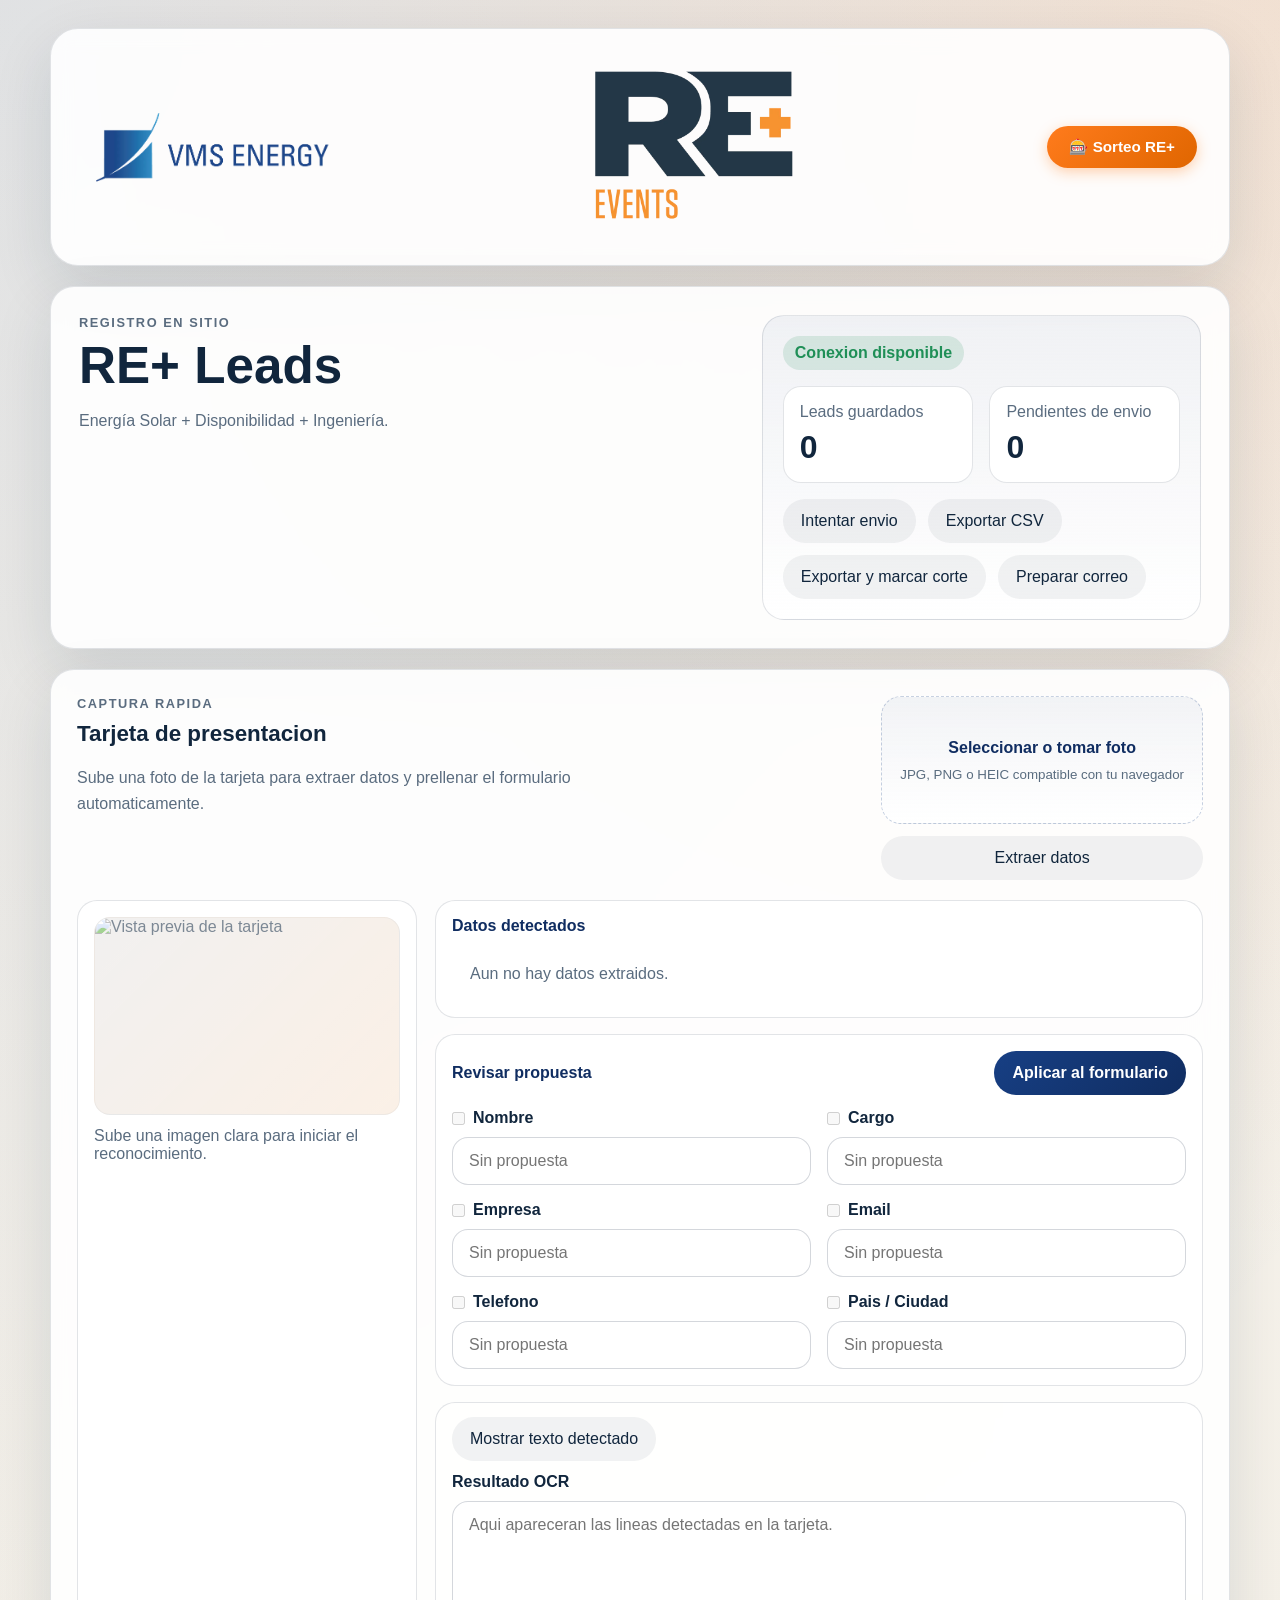
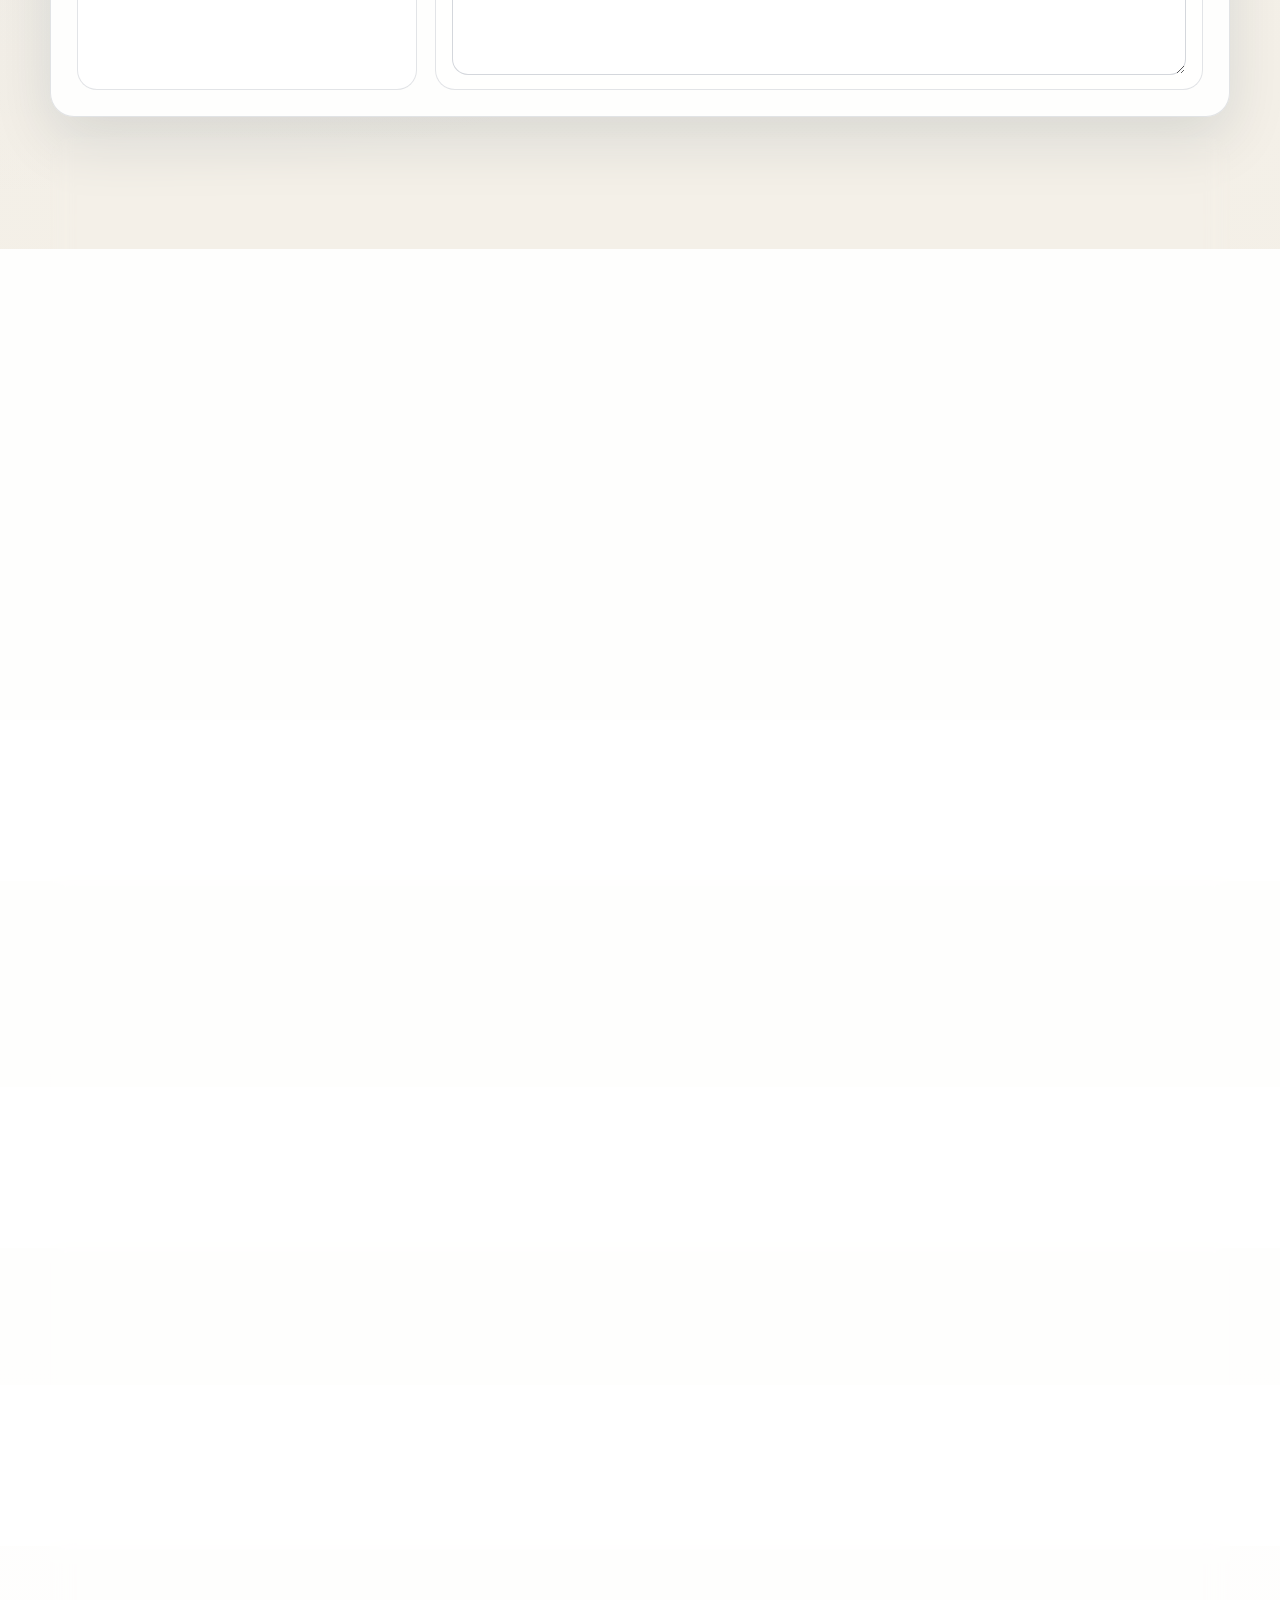
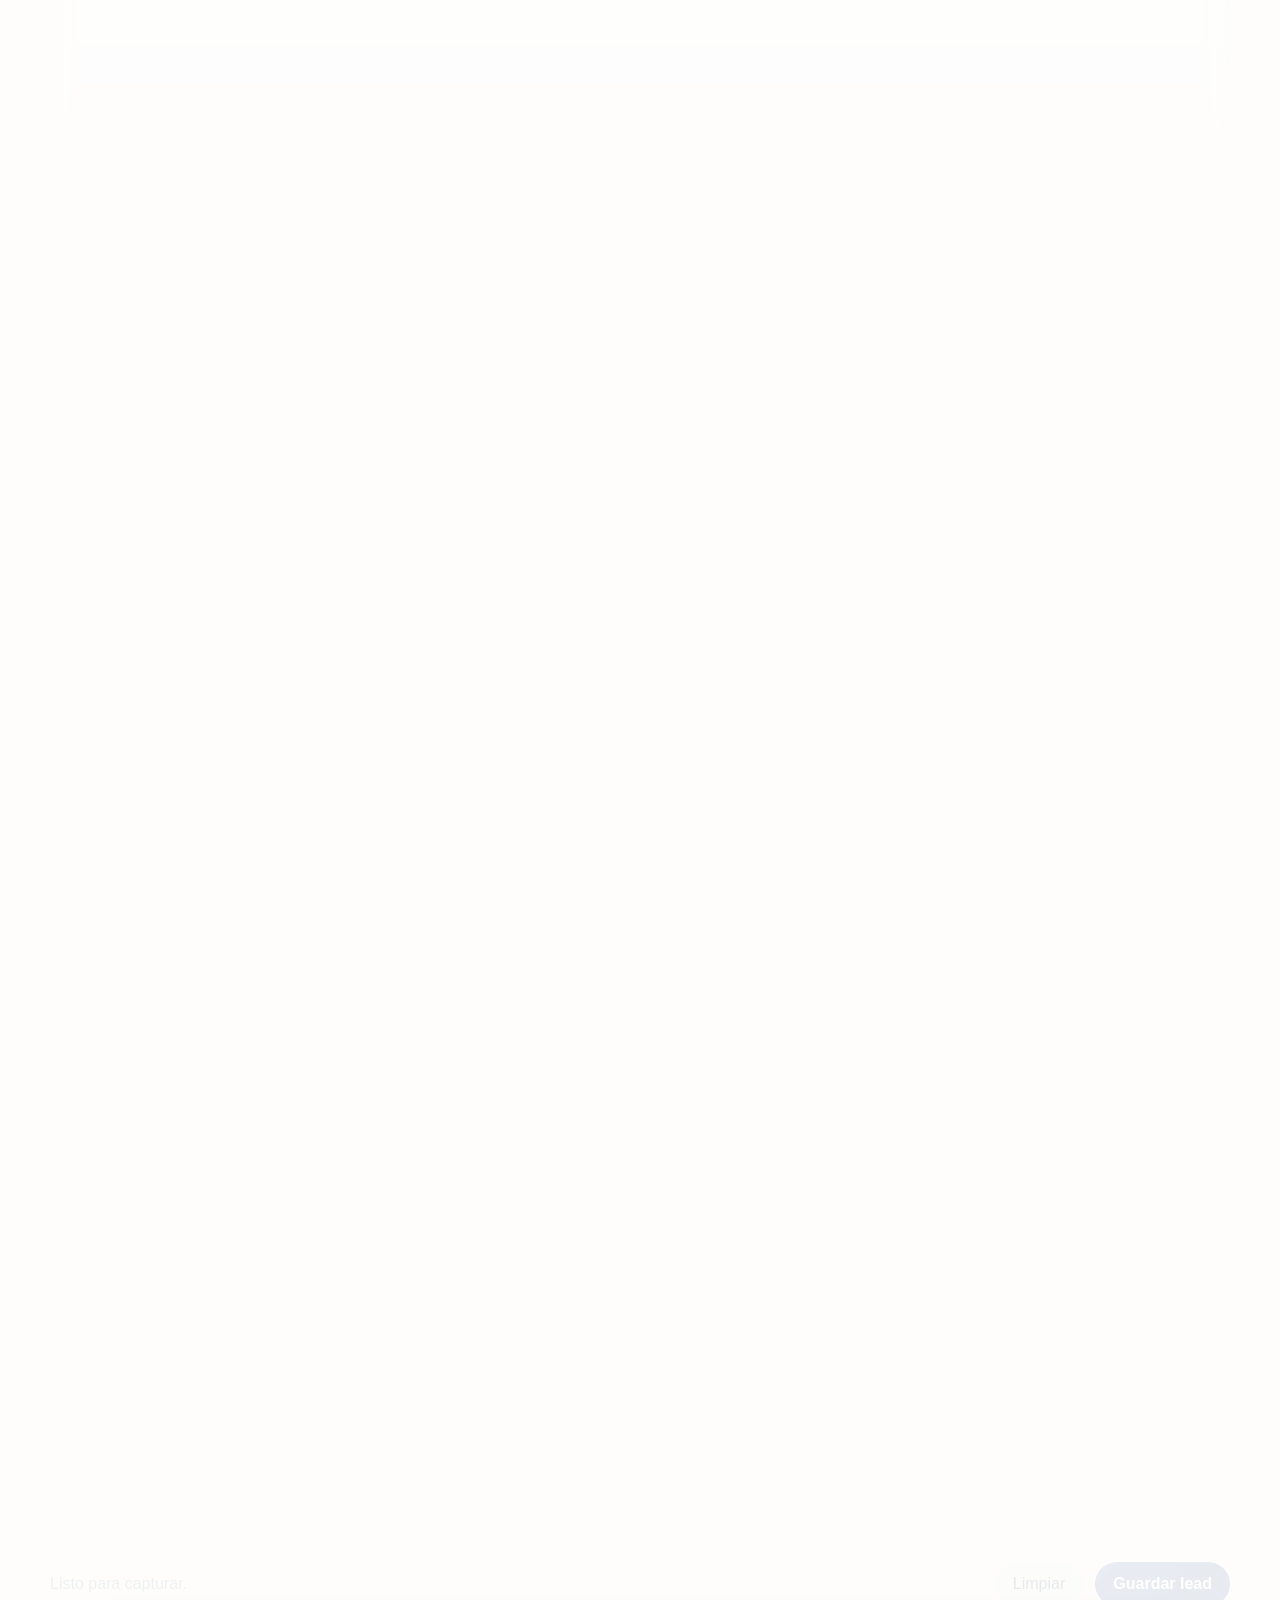
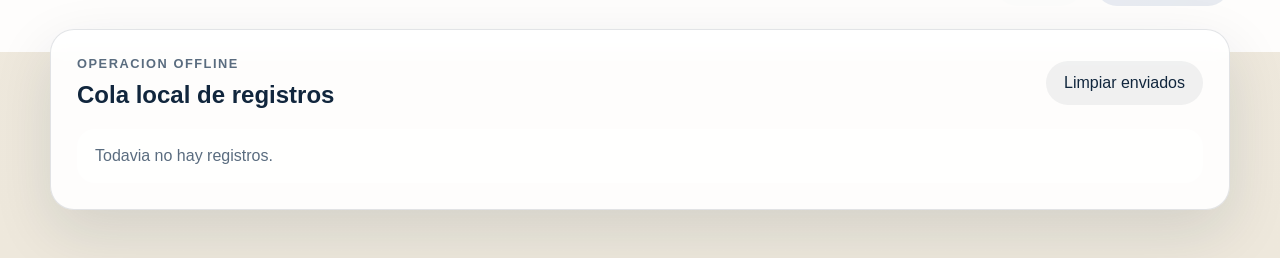
<file: index.html>
<!DOCTYPE html>
<html lang="es">
<head>
  <meta charset="UTF-8">
  <meta name="viewport" content="width=device-width, initial-scale=1.0">
  <meta name="theme-color" content="#153b7a">
  <title>RE+ Leads | VMS Energy</title>
  <link rel="manifest" href="manifest.webmanifest">
  <link rel="icon" href="icons/icon-192.svg" type="image/svg+xml">
  <link rel="apple-touch-icon" href="icons/icon-512.svg">
  <link rel="stylesheet" href="styles.css">
</head>
<body>
  <div class="page-shell">
    <header class="hero">
      <div class="brand-block">
        <img class="brand-logo" src="assets/img/VMS_Energy_logo_azul.webp" alt="VMS Energy">
      </div>
      <div class="event-mark">
        <img class="event-logo" src="assets/img/RE_Events_orange.webp" alt="RE+ Mexico">
      </div>
      <a href="Sorteo_REplus/index.html" class="sorteo-link-button">🎰 Sorteo RE+</a>
    </header>

    <main class="content-grid">
      <section class="intro-card">
        <div>
          <p class="eyebrow">Registro en sitio</p>
          <h1>RE+ Leads</h1>
          <p class="intro-copy">
            Energía Solar + Disponibilidad + Ingeniería.
          </p>
        </div>

        <div class="status-panel">
          <div class="status-pill" id="network-status">Verificando conexion...</div>
          <div class="status-metrics">
            <article>
              <span class="metric-label">Leads guardados</span>
              <strong id="saved-count">0</strong>
            </article>
            <article>
              <span class="metric-label">Pendientes de envio</span>
              <strong id="pending-count">0</strong>
            </article>
          </div>
          <div class="status-actions">
            <button type="button" class="ghost-button" id="sync-button">Intentar envio</button>
            <button type="button" class="ghost-button" id="export-button">Exportar CSV</button>
            <button type="button" class="ghost-button" id="export-cut-button">Exportar y marcar corte</button>
            <button type="button" class="ghost-button" id="email-button">Preparar correo</button>
          </div>
        </div>
      </section>

      <form id="lead-form" class="lead-form">
        <section class="form-card business-card-card">
          <div class="card-upload-header">
            <div>
              <p class="eyebrow">Captura rapida</p>
              <h2>Tarjeta de presentacion</h2>
              <p class="card-upload-copy">
                Sube una foto de la tarjeta para extraer datos y prellenar el formulario automaticamente.
              </p>
            </div>
            <div class="card-upload-actions">
              <label class="upload-dropzone" for="business-card-image">
                <input type="file" id="business-card-image" accept="image/*" capture="environment">
                <span>Seleccionar o tomar foto</span>
                <small>JPG, PNG o HEIC compatible con tu navegador</small>
              </label>
              <button type="button" class="ghost-button" id="scan-card-button">Extraer datos</button>
            </div>
          </div>

          <div class="card-upload-grid">
            <div class="card-preview-shell">
              <img id="business-card-preview" class="card-preview is-empty" alt="Vista previa de la tarjeta">
              <p id="card-upload-feedback" class="card-upload-feedback">Sube una imagen clara para iniciar el reconocimiento.</p>
            </div>

            <div class="ocr-results">
              <div class="ocr-summary">
                <h3>Datos detectados</h3>
                <div id="ocr-detected-fields" class="ocr-chip-list">
                  <p class="empty-state">Aun no hay datos extraidos.</p>
                </div>
              </div>
              <div class="ocr-proposal">
                <div class="ocr-proposal-header">
                  <h3>Revisar propuesta</h3>
                  <button type="button" class="primary-button" id="apply-ocr-button" disabled>Aplicar al formulario</button>
                </div>
                <div class="field-grid two-col" id="ocr-proposal-fields">
                  <label>
                    <span class="ocr-field-label"><input type="checkbox" data-ocr-toggle="nombreContacto" disabled>Nombre</span>
                    <input type="text" id="ocr-nombreContacto" data-ocr-field="nombreContacto" placeholder="Sin propuesta">
                  </label>
                  <label>
                    <span class="ocr-field-label"><input type="checkbox" data-ocr-toggle="cargoContacto" disabled>Cargo</span>
                    <input type="text" id="ocr-cargoContacto" data-ocr-field="cargoContacto" placeholder="Sin propuesta">
                  </label>
                  <label>
                    <span class="ocr-field-label"><input type="checkbox" data-ocr-toggle="empresa" disabled>Empresa</span>
                    <input type="text" id="ocr-empresa" data-ocr-field="empresa" placeholder="Sin propuesta">
                  </label>
                  <label>
                    <span class="ocr-field-label"><input type="checkbox" data-ocr-toggle="email" disabled>Email</span>
                    <input type="text" id="ocr-email" data-ocr-field="email" placeholder="Sin propuesta">
                  </label>
                  <label>
                    <span class="ocr-field-label"><input type="checkbox" data-ocr-toggle="telefono" disabled>Telefono</span>
                    <input type="text" id="ocr-telefono" data-ocr-field="telefono" placeholder="Sin propuesta">
                  </label>
                  <label>
                    <span class="ocr-field-label"><input type="checkbox" data-ocr-toggle="paisCiudad" disabled>Pais / Ciudad</span>
                    <input type="text" id="ocr-paisCiudad" data-ocr-field="paisCiudad" placeholder="Sin propuesta">
                  </label>
                </div>
              </div>
              <section class="ocr-debug">
                <button type="button" class="ghost-button ocr-debug-toggle" id="toggle-ocr-text" aria-expanded="false">
                  Mostrar texto detectado
                </button>
                <label id="ocr-debug-content" hidden>
                  <span>Resultado OCR</span>
                  <textarea id="ocr-text-output" rows="8" readonly placeholder="Aqui apareceran las lineas detectadas en la tarjeta."></textarea>
                </label>
              </section>
            </div>
          </div>
        </section>

        <section class="form-card">
          <h2>Tipo de registro</h2>
          <fieldset>
            <legend>Selecciona el flujo a capturar</legend>
            <div class="chip-group">
              <label class="chip-option">
                <input type="radio" name="tipoRegistro" value="lead" checked>
                <span>Lead / cliente</span>
              </label>
              <label class="chip-option">
                <input type="radio" name="tipoRegistro" value="proveedor">
                <span>Proveedor</span>
              </label>
            </div>
          </fieldset>
        </section>

        <section class="form-card">
          <h2>Datos generales</h2>
          <div class="field-grid two-col">
            <label>
              <span>Nombre del contacto</span>
              <input type="text" name="nombreContacto" required>
            </label>
            <label>
              <span>Empresa</span>
              <input type="text" name="empresa" required>
            </label>
            <label>
              <span>Pais / Ciudad</span>
              <input type="text" name="paisCiudad" required>
            </label>
            <label class="lead-only" data-visible-for="lead">
              <span>Industria</span>
              <select name="industria" data-required-for="lead">
                <option value="">Selecciona una industria</option>
                <option>Manufactura</option>
                <option>Comercial</option>
                <option>Retail</option>
                <option>Hospitalidad</option>
                <option>Salud</option>
                <option>Logistica</option>
                <option>Data center</option>
                <option>Agroindustria</option>
                <option>Otra</option>
              </select>
            </label>
            <label>
              <span>Cargo del contacto</span>
              <input type="text" name="cargoContacto">
            </label>
            <label>
              <span>Email</span>
              <input type="email" name="email" required>
            </label>
            <label>
              <span>Telefono</span>
              <input type="tel" name="telefono">
            </label>
            <label>
              <span>Asesor / Equipo</span>
              <input type="text" name="asesorEquipo" placeholder="Ej. Booth A / Maria">
            </label>
          </div>
        </section>

        <section class="form-card lead-only" data-visible-for="lead">
          <h2>Perfil energetico</h2>
          <div class="field-grid two-col">
            <label>
              <span>Consumo mensual promedio (kWh)</span>
              <input type="number" name="consumoMensual" min="0" step="1">
            </label>
            <label>
              <span>Demanda maxima (kW)</span>
              <input type="number" name="demandaMaxima" min="0" step="1">
            </label>
            <label>
              <span>Nivel de tension</span>
              <select name="nivelTension">
                <option value="">Selecciona una opcion</option>
                <option>BT</option>
                <option>MT</option>
                <option>AT</option>
              </select>
            </label>
          </div>

          <fieldset>
            <legend>Penalizaciones por demanda</legend>
            <div class="chip-group">
              <label class="chip-option"><input type="radio" name="penalizacionesDemanda" value="Si"><span>Si</span></label>
              <label class="chip-option"><input type="radio" name="penalizacionesDemanda" value="No"><span>No</span></label>
              <label class="chip-option"><input type="radio" name="penalizacionesDemanda" value="No se"><span>No se</span></label>
            </div>
          </fieldset>
        </section>

        <section class="form-card provider-only" data-visible-for="proveedor">
          <h2>Datos del proveedor</h2>
          <div class="field-grid two-col">
            <label>
              <span>Categoria del proveedor</span>
              <select name="categoriaProveedor" data-required-for="proveedor">
                <option value="">Selecciona una categoria</option>
                <option>Fabricante</option>
                <option>Distribuidor</option>
                <option>Integrador</option>
                <option>Contratista / instalador</option>
                <option>Ingenieria / consultoria</option>
                <option>O&M / servicios</option>
                <option>Software / monitoreo</option>
                <option>Logistica</option>
                <option>Financiamiento</option>
                <option>Otro</option>
              </select>
            </label>
            <label>
              <span>Tipo de relacion buscada</span>
              <select name="tipoRelacionProveedor">
                <option value="">Selecciona una opcion</option>
                <option>Compra</option>
                <option>Representacion</option>
                <option>Alianza comercial</option>
                <option>Servicio especializado</option>
                <option>Evaluacion futura</option>
              </select>
            </label>
            <label>
              <span>Cobertura geografica</span>
              <input type="text" name="coberturaGeografica" placeholder="Ej. Mexico, LATAM, Norte">
            </label>
            <label>
              <span>Marcas o lineas que representa</span>
              <input type="text" name="marcasRepresentadas" placeholder="Ej. inversores, tableros, SCADA">
            </label>
            <label class="full-span">
              <span>Productos o servicios que ofrece</span>
              <textarea name="productosServiciosProveedor" rows="4" placeholder="Describe brevemente lo que suministra o resuelve..."></textarea>
            </label>
          </div>
        </section>

        <section class="form-card split-card lead-only" data-visible-for="lead">
          <div>
            <h2>Infraestructura existente</h2>
            <fieldset>
              <legend>Tiene planta solar</legend>
              <div class="checkbox-stack">
                <label><input type="radio" name="plantaSolar" value="No"><span>No</span></label>
                <label><input type="radio" name="plantaSolar" value="Si <500 kWp"><span>Si &lt;500 kWp</span></label>
                <label><input type="radio" name="plantaSolar" value="Si >500 kWp"><span>Si &gt;500 kWp</span></label>
              </div>
            </fieldset>

            <fieldset>
              <legend>Cuenta con respaldo</legend>
              <div class="checkbox-stack">
                <label><input type="checkbox" name="respaldo" value="No"><span>No</span></label>
                <label><input type="checkbox" name="respaldo" value="DG"><span>DG</span></label>
                <label><input type="checkbox" name="respaldo" value="UPS"><span>UPS</span></label>
                <label><input type="checkbox" name="respaldo" value="BESS"><span>BESS</span></label>
              </div>
            </fieldset>
          </div>

          <div>
            <h2>Interes principal</h2>
            <div class="checkbox-stack">
              <label><input type="checkbox" name="interesPrincipal" value="Peak shaving"><span>Peak shaving</span></label>
              <label><input type="checkbox" name="interesPrincipal" value="Respaldo critico"><span>Respaldo critico</span></label>
              <label><input type="checkbox" name="interesPrincipal" value="Microgrid"><span>Microgrid</span></label>
              <label><input type="checkbox" name="interesPrincipal" value="Red limitada"><span>Red limitada</span></label>
              <label><input type="checkbox" name="interesPrincipal" value="Expansion futura"><span>Expansion futura</span></label>
            </div>

            <fieldset>
              <legend>Horizonte de proyecto</legend>
              <div class="checkbox-stack">
                <label><input type="radio" name="horizonteProyecto" value="<6 meses"><span>&lt;6 meses</span></label>
                <label><input type="radio" name="horizonteProyecto" value="6-12 meses"><span>6-12 meses</span></label>
                <label><input type="radio" name="horizonteProyecto" value="+12 meses"><span>+12 meses</span></label>
              </div>
            </fieldset>
          </div>
        </section>

        <section class="form-card">
          <h2>Notas y CTA</h2>
          <div class="field-grid">
            <fieldset class="lead-only" data-visible-for="lead">
              <legend>Servicios de interes</legend>
              <div class="service-toolbar">
                <label class="service-search">
                  <span>Buscar servicio</span>
                  <input type="search" id="service-search" placeholder="Ej. SCADA, mantenimiento, interconexion">
                </label>
                <div class="service-toolbar-actions">
                  <button type="button" class="ghost-button" id="expand-services">Desplegar todo</button>
                  <button type="button" class="ghost-button" id="collapse-services">Contraer todo</button>
                </div>
              </div>
              <div class="service-groups">
                <details class="service-group" open>
                  <summary>Servicios | EPC Solar Industrial</summary>
                  <div class="checkbox-stack">
                    <label><input type="checkbox" name="serviciosInteres" value="EPC de plantas fotovoltaicas on-grid"><span>EPC de plantas fotovoltaicas on-grid</span></label>
                    <label><input type="checkbox" name="serviciosInteres" value="EPC behind-the-meter (autoconsumo industrial)"><span>EPC behind-the-meter (autoconsumo industrial)</span></label>
                    <label><input type="checkbox" name="serviciosInteres" value="EPC solar hibrido (Solar + generacion existente)"><span>EPC solar hibrido (Solar + generacion existente)</span></label>
                    <label><input type="checkbox" name="serviciosInteres" value="Integracion electrica BT / MT / AT"><span>Integracion electrica BT / MT / AT</span></label>
                  </div>
                </details>

                <details class="service-group">
                  <summary>Servicios | Subestaciones</summary>
                  <div class="checkbox-stack">
                    <label><input type="checkbox" name="serviciosInteres" value="Integracion electrica y de potencia"><span>Integracion electrica y de potencia</span></label>
                    <label><input type="checkbox" name="serviciosInteres" value="Centros de carga solares"><span>Centros de carga solares</span></label>
                    <label><input type="checkbox" name="serviciosInteres" value="Tableros BT/MT para plantas FV"><span>Tableros BT/MT para plantas FV</span></label>
                    <label><input type="checkbox" name="serviciosInteres" value="Transformadores elevadores"><span>Transformadores elevadores</span></label>
                    <label><input type="checkbox" name="serviciosInteres" value="Sistemas de proteccion y seccionamiento"><span>Sistemas de proteccion y seccionamiento</span></label>
                    <label><input type="checkbox" name="serviciosInteres" value="Evacuacion de potencia a red interna o CFE"><span>Evacuacion de potencia a red interna o CFE</span></label>
                  </div>
                </details>

                <details class="service-group">
                  <summary>Servicios | Interconexion y puesta en servicio</summary>
                  <div class="checkbox-stack">
                    <label><input type="checkbox" name="serviciosInteres" value="Pruebas electricas de sistemas FV"><span>Pruebas electricas de sistemas FV</span></label>
                    <label><input type="checkbox" name="serviciosInteres" value="Pruebas de protecciones"><span>Pruebas de protecciones</span></label>
                    <label><input type="checkbox" name="serviciosInteres" value="Puesta en marcha de inversores"><span>Puesta en marcha de inversores</span></label>
                    <label><input type="checkbox" name="serviciosInteres" value="Arranque operativo y aceptacion final"><span>Arranque operativo y aceptacion final</span></label>
                  </div>
                </details>

                <details class="service-group">
                  <summary>Servicios | Automatizacion y monitoreo</summary>
                  <div class="checkbox-stack">
                    <label><input type="checkbox" name="serviciosInteres" value="Integracion a SCADA / EMS"><span>Integracion a SCADA / EMS</span></label>
                    <label><input type="checkbox" name="serviciosInteres" value="Monitoreo de generacion y consumo"><span>Monitoreo de generacion y consumo</span></label>
                    <label><input type="checkbox" name="serviciosInteres" value="Visualizacion energetica en tiempo real"><span>Visualizacion energetica en tiempo real</span></label>
                    <label><input type="checkbox" name="serviciosInteres" value="Alarmas y reportes operativos"><span>Alarmas y reportes operativos</span></label>
                  </div>
                </details>

                <details class="service-group">
                  <summary>Mantenimiento | Optimizacion de desempeño</summary>
                  <div class="checkbox-stack">
                    <label><input type="checkbox" name="serviciosInteres" value="Optimizacion de desempeño"><span>Optimizacion de desempeño</span></label>
                    <label><input type="checkbox" name="serviciosInteres" value="Analisis de perdidas electricas"><span>Analisis de perdidas electricas</span></label>
                    <label><input type="checkbox" name="serviciosInteres" value="Deteccion de degradacion prematura"><span>Deteccion de degradacion prematura</span></label>
                    <label><input type="checkbox" name="serviciosInteres" value="Ajustes operativos para mejora de generacion"><span>Ajustes operativos para mejora de generacion</span></label>
                  </div>
                </details>

                <details class="service-group">
                  <summary>Mantenimiento | Cumplimiento y continuidad</summary>
                  <div class="checkbox-stack">
                    <label><input type="checkbox" name="serviciosInteres" value="Verificacion normativa (NOM / IEC)"><span>Verificacion normativa (NOM / IEC)</span></label>
                    <label><input type="checkbox" name="serviciosInteres" value="Reportes para auditorias energeticas"><span>Reportes para auditorias energeticas</span></label>
                    <label><input type="checkbox" name="serviciosInteres" value="Soporte a ISO 50001"><span>Soporte a ISO 50001</span></label>
                    <label><input type="checkbox" name="serviciosInteres" value="Planes de confiabilidad energetica"><span>Planes de confiabilidad energetica</span></label>
                  </div>
                </details>

                <details class="service-group">
                  <summary>Mantenimiento Preventivo</summary>
                  <div class="checkbox-stack">
                    <label><input type="checkbox" name="serviciosInteres" value="Inspeccion electrica DC/AC"><span>Inspeccion electrica DC/AC</span></label>
                    <label><input type="checkbox" name="serviciosInteres" value="Revision de inversores"><span>Revision de inversores</span></label>
                    <label><input type="checkbox" name="serviciosInteres" value="Termografia en tableros y conexiones"><span>Termografia en tableros y conexiones</span></label>
                    <label><input type="checkbox" name="serviciosInteres" value="Verificacion de protecciones"><span>Verificacion de protecciones</span></label>
                    <label><input type="checkbox" name="serviciosInteres" value="Limpieza tecnica de modulos"><span>Limpieza tecnica de modulos</span></label>
                  </div>
                </details>

                <details class="service-group">
                  <summary>Mantenimiento Correctivo</summary>
                  <div class="checkbox-stack">
                    <label><input type="checkbox" name="serviciosInteres" value="Diagnostico de fallas electricas"><span>Diagnostico de fallas electricas</span></label>
                    <label><input type="checkbox" name="serviciosInteres" value="Sustitucion de inversores y componentes"><span>Sustitucion de inversores y componentes</span></label>
                    <label><input type="checkbox" name="serviciosInteres" value="Correccion de puntos calientes"><span>Correccion de puntos calientes</span></label>
                    <label><input type="checkbox" name="serviciosInteres" value="Ajuste de protecciones"><span>Ajuste de protecciones</span></label>
                    <label><input type="checkbox" name="serviciosInteres" value="Reparacion de cableado DC/AC"><span>Reparacion de cableado DC/AC</span></label>
                    <label><input type="checkbox" name="serviciosInteres" value="Verificacion de niveles (lux)"><span>Verificacion de niveles (lux)</span></label>
                  </div>
                </details>

                <details class="service-group">
                  <summary>Ingenieria | Factibilidad solar</summary>
                  <div class="checkbox-stack">
                    <label><input type="checkbox" name="serviciosInteres" value="Evaluacion tecnica y electrica"><span>Evaluacion tecnica y electrica</span></label>
                    <label><input type="checkbox" name="serviciosInteres" value="Analisis de capacidad instalada"><span>Analisis de capacidad instalada</span></label>
                    <label><input type="checkbox" name="serviciosInteres" value="Estudios de compatibilidad con infraestructura existente"><span>Estudios de compatibilidad con infraestructura existente</span></label>
                    <label><input type="checkbox" name="serviciosInteres" value="Estudios de interconexion (CFE / CRE)"><span>Estudios de interconexion (CFE / CRE)</span></label>
                    <label><input type="checkbox" name="serviciosInteres" value="Analisis de riesgos tecnicos"><span>Analisis de riesgos tecnicos</span></label>
                  </div>
                </details>

                <details class="service-group">
                  <summary>Ingenieria electrica solar</summary>
                  <div class="checkbox-stack">
                    <label><input type="checkbox" name="serviciosInteres" value="Ingenieria basica y de detalle"><span>Ingenieria basica y de detalle</span></label>
                    <label><input type="checkbox" name="serviciosInteres" value="Diagramas unifilares DC / AC"><span>Diagramas unifilares DC / AC</span></label>
                    <label><input type="checkbox" name="serviciosInteres" value="Ingenieria de protecciones"><span>Ingenieria de protecciones</span></label>
                    <label><input type="checkbox" name="serviciosInteres" value="Ingenieria de puesta a tierra"><span>Ingenieria de puesta a tierra</span></label>
                    <label><input type="checkbox" name="serviciosInteres" value="Seleccion tecnica de equipos"><span>Seleccion tecnica de equipos</span></label>
                  </div>
                </details>

                <details class="service-group">
                  <summary>Estudios electricos especializados</summary>
                  <div class="checkbox-stack">
                    <label><input type="checkbox" name="serviciosInteres" value="Cortocircuito"><span>Cortocircuito</span></label>
                    <label><input type="checkbox" name="serviciosInteres" value="Coordinacion de protecciones"><span>Coordinacion de protecciones</span></label>
                    <label><input type="checkbox" name="serviciosInteres" value="Arco electrico"><span>Arco electrico</span></label>
                    <label><input type="checkbox" name="serviciosInteres" value="Flujo de carga"><span>Flujo de carga</span></label>
                    <label><input type="checkbox" name="serviciosInteres" value="Calidad de energia"><span>Calidad de energia</span></label>
                  </div>
                </details>

                <details class="service-group">
                  <summary>Ingenieria de interconexion</summary>
                  <div class="checkbox-stack">
                    <label><input type="checkbox" name="serviciosInteres" value="Estudios de impacto a red"><span>Estudios de impacto a red</span></label>
                    <label><input type="checkbox" name="serviciosInteres" value="Memorias tecnicas para CFE / utility"><span>Memorias tecnicas para CFE / utility</span></label>
                    <label><input type="checkbox" name="serviciosInteres" value="Integracion BT / MT / AT"><span>Integracion BT / MT / AT</span></label>
                    <label><input type="checkbox" name="serviciosInteres" value="Ingenieria de subestacion solar"><span>Ingenieria de subestacion solar</span></label>
                  </div>
                </details>

                <details class="service-group">
                  <summary>Ingenieria de eficiencia energetica</summary>
                  <div class="checkbox-stack">
                    <label><input type="checkbox" name="serviciosInteres" value="Analisis de consumo vs generacion"><span>Analisis de consumo vs generacion</span></label>
                    <label><input type="checkbox" name="serviciosInteres" value="Memorias tecnicas para CFE / utility - eficiencia energetica"><span>Memorias tecnicas para CFE / utility</span></label>
                    <label><input type="checkbox" name="serviciosInteres" value="Integracion con ISO 50001"><span>Integracion con ISO 50001</span></label>
                    <label><input type="checkbox" name="serviciosInteres" value="Optimizacion energetica integral"><span>Optimizacion energetica integral</span></label>
                  </div>
                </details>
              </div>
            </fieldset>
            <label>
              <span>Notas del asesor</span>
              <textarea name="notas" rows="4" placeholder="Contexto adicional, necesidades especiales o comentarios del booth..."></textarea>
            </label>
            <label class="cta-toggle lead-only" data-visible-for="lead">
              <input type="checkbox" name="ctaEvaluacion" checked>
              <span>Solicitar evaluacion tecnica Solar + BESS</span>
            </label>
          </div>
        </section>

        <footer class="form-footer">
          <p id="form-feedback" class="form-feedback">Listo para capturar.</p>
          <div class="footer-actions">
            <button type="reset" class="secondary-button">Limpiar</button>
            <button type="submit" class="primary-button">Guardar lead</button>
          </div>
        </footer>
      </form>

      <section class="queue-card">
        <div class="queue-header">
          <div>
            <p class="eyebrow">Operacion offline</p>
          <h2>Cola local de registros</h2>
          </div>
          <button type="button" class="ghost-button" id="clear-button">Limpiar enviados</button>
        </div>
        <div id="lead-list" class="lead-list">
          <p class="empty-state">Todavia no hay registros.</p>
        </div>
      </section>
    </main>
  </div>

  <dialog id="review-dialog" class="review-dialog">
    <form method="dialog" class="review-card">
      <div class="review-header">
        <div>
          <p class="eyebrow">Revision final</p>
          <h2>Confirmar registro antes de guardar</h2>
        </div>
        <button type="button" class="ghost-button" id="close-review">Cerrar</button>
      </div>
      <div id="review-content" class="review-content"></div>
      <div class="review-actions">
        <button type="button" class="secondary-button" id="edit-review">Seguir editando</button>
        <button type="button" class="primary-button" id="confirm-save">Confirmar y guardar</button>
      </div>
    </form>
  </dialog>

  <script src="app.js"></script>
</body>
</html>
</file>
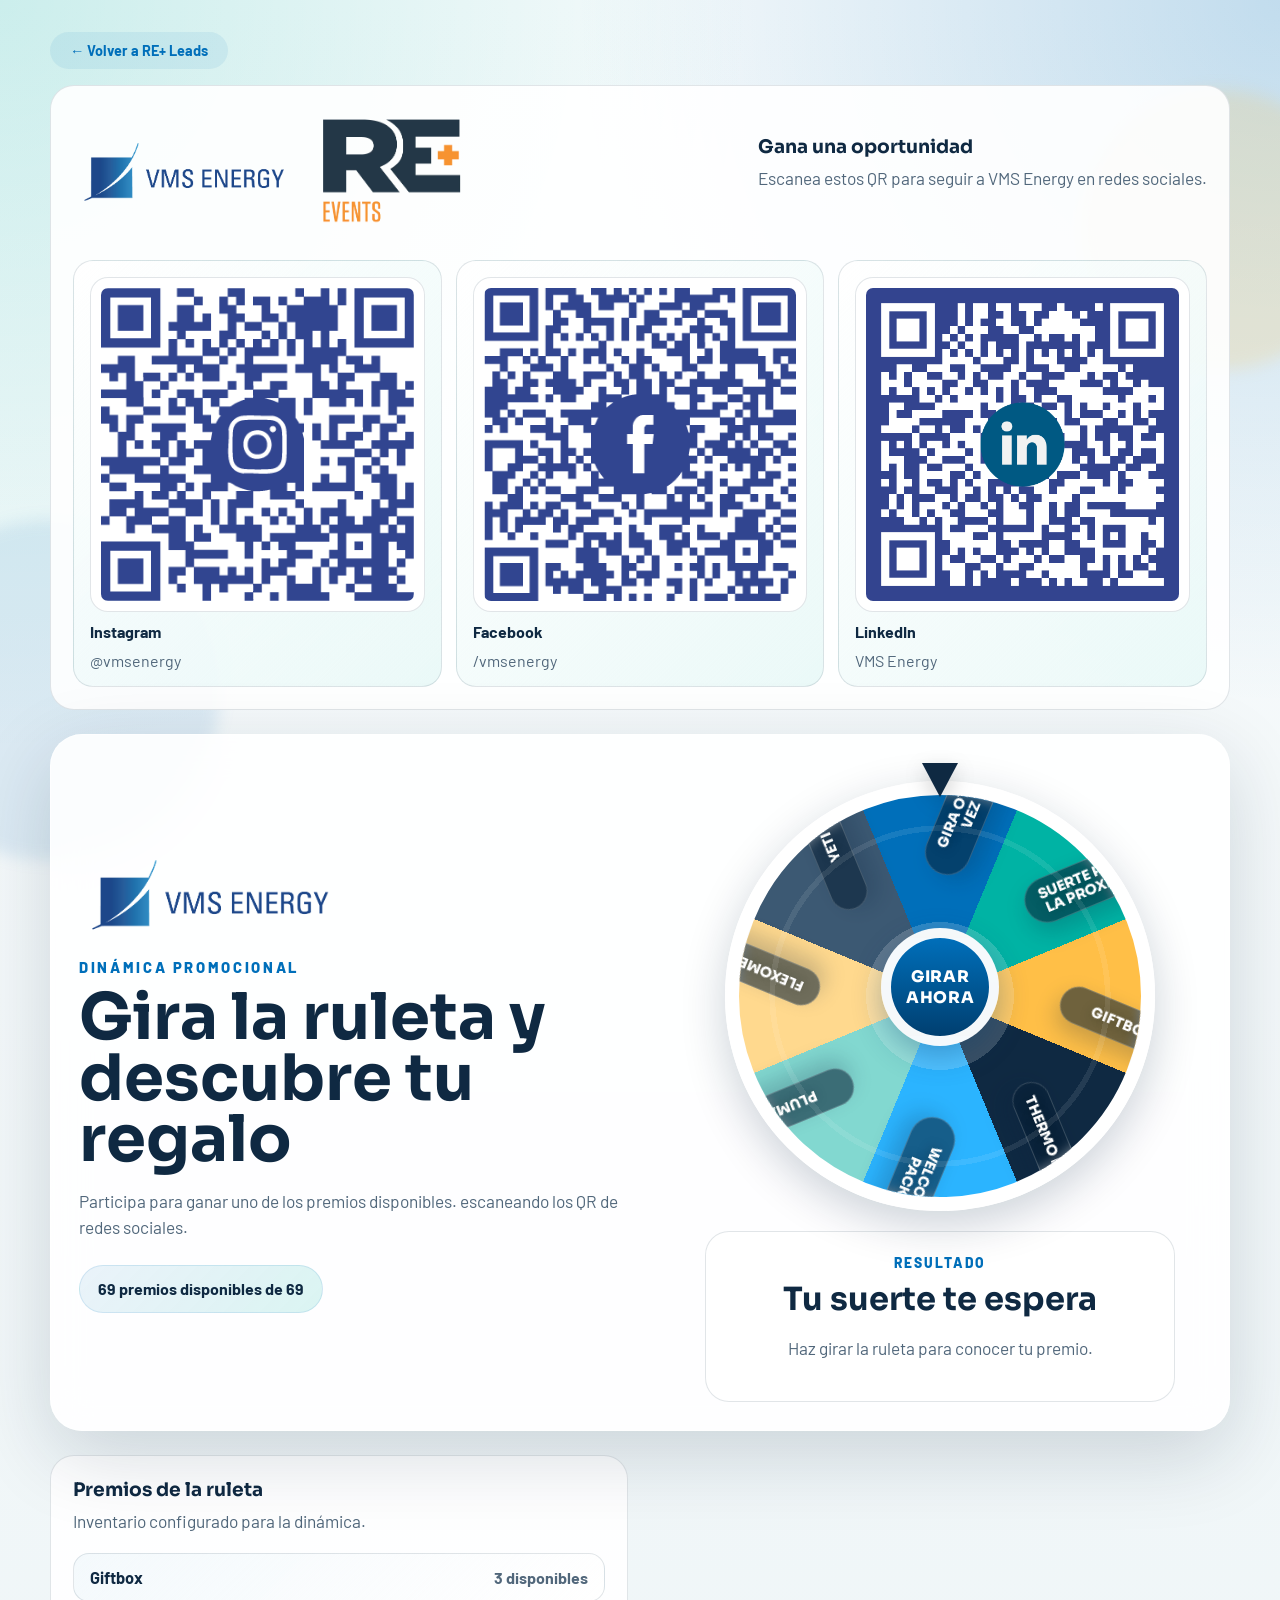
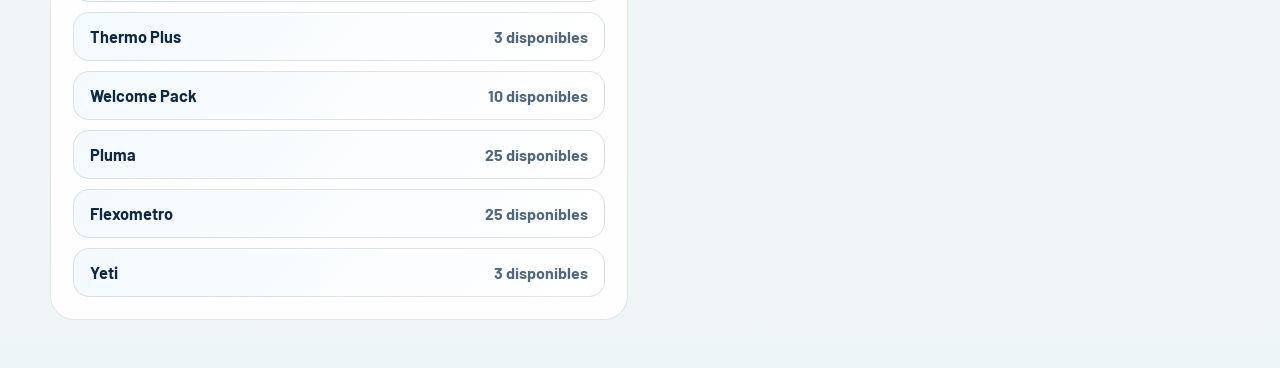
<file: Sorteo_REplus/index.html>
<!DOCTYPE html>
<html lang="es">
<head>
  <meta charset="UTF-8">
  <meta name="viewport" content="width=device-width, initial-scale=1.0">
  <title>Ruleta VMS Energy</title>
  <link rel="preconnect" href="https://fonts.googleapis.com">
  <link rel="preconnect" href="https://fonts.gstatic.com" crossorigin>
  <link href="https://fonts.googleapis.com/css2?family=Barlow:wght@400;600;700;800&family=Sora:wght@500;700;800&display=swap" rel="stylesheet">
  <link rel="stylesheet" href="styles.css">
</head>
<body>
  <main class="page-shell">
    <nav class="back-nav">
      <a href="../index.html" class="back-link">&larr; Volver a RE+ Leads</a>
    </nav>
    <section class="panel social-panel social-panel--hero">
      <div class="social-brand">
        <div class="social-logos">
          <img class="social-logo" src="assets/img/VMS%20Energy%20logo%20Azul2.png" alt="VMS Energy">
          <img class="social-logo social-logo--secondary" src="assets/img/RE_Events_orange.webp" alt="RE Events">
        </div>
        <div class="panel-head">
          <h3>Gana una oportunidad</h3>
          <p>Escanea estos QR para seguir a VMS Energy en redes sociales.</p>
        </div>
      </div>
      <div class="qr-grid">
        <a class="qr-card" href="#" aria-label="Instagram de VMS Energy">
          <img class="qr-image" src="assets/img/QR-VMS%20instagram.png" alt="QR de Instagram de VMS Energy">
          <strong>Instagram</strong>
          <span>@vmsenergy</span>
        </a>
        <a class="qr-card" href="#" aria-label="Facebook de VMS Energy">
          <img class="qr-image" src="assets/img/QR-VMS%20Facebook.png" alt="QR de Facebook de VMS Energy">
          <strong>Facebook</strong>
          <span>/vmsenergy</span>
        </a>
        <a class="qr-card" href="#" aria-label="LinkedIn de VMS Energy">
          <img class="qr-image" src="assets/img/qr-VMS%20LinkedIn.png" alt="QR de LinkedIn de VMS Energy">
          <strong>LinkedIn</strong>
          <span>VMS Energy</span>
        </a>
      </div>
    </section>

    <section class="hero-card">
      <div class="hero-copy">
        <img class="brand-logo" src="assets/img/VMS%20Energy%20logo%20Azul2.png" alt="VMS Energy">
        <p class="eyebrow">Dinámica promocional</p>
        <h1>Gira la ruleta y descubre tu regalo</h1>
        <p class="lead">
          Participa para ganar uno de los premios disponibles.
          escaneando los QR de redes sociales.
        </p>
        <div class="inventory-pill" id="inventorySummary">Cargando premios disponibles...</div>
      </div>

      <div class="wheel-panel">
        <div class="wheel-wrap">
          <div class="wheel-pointer" aria-hidden="true"></div>
          <div class="wheel" id="wheel" aria-label="Ruleta de premios"></div>
          <button class="spin-button" id="spinButton" type="button">Girar ahora</button>
        </div>
        <div class="result-card" id="resultCard" aria-live="polite">
          <p class="result-label">Resultado</p>
          <div class="result-media" id="resultMedia" hidden>
            <img id="resultImage" alt="">
          </div>
          <h2 id="resultTitle">Tu suerte te espera</h2>
          <p id="resultText">Haz girar la ruleta para conocer tu premio.</p>
        </div>
      </div>
    </section>

    <section class="details-grid">
      <article class="panel">
        <div class="panel-head">
          <h3>Premios de la ruleta</h3>
          <p>Inventario configurado para la dinámica.</p>
        </div>
        <ul class="prize-list" id="prizeList"></ul>
      </article>

    </section>
  </main>

  <script src="script.js"></script>
</body>
</html>
</file>
<file: styles.css>
:root {
  --bg: #f4f1ea;
  --bg-accent: #ece4d6;
  --surface: rgba(255, 255, 255, 0.9);
  --surface-strong: #ffffff;
  --text: #11263d;
  --muted: #5a6c7f;
  --primary: #173f84;
  --primary-strong: #102d61;
  --accent: #ff7b1c;
  --border: rgba(17, 38, 61, 0.12);
  --success: #1f8f57;
  --warning: #c76c14;
  --danger: #a33b36;
  --shadow: 0 22px 60px rgba(17, 38, 61, 0.12);
  --radius: 24px;
}

* {
  box-sizing: border-box;
}

body {
  margin: 0;
  font-family: "Segoe UI", Tahoma, Geneva, Verdana, sans-serif;
  color: var(--text);
  background:
    radial-gradient(circle at top left, rgba(23, 63, 132, 0.1), transparent 35%),
    radial-gradient(circle at top right, rgba(255, 123, 28, 0.12), transparent 24%),
    linear-gradient(180deg, #f7f4ee 0%, #eee8dc 100%);
}

button,
input,
select,
textarea {
  font: inherit;
}

.page-shell {
  width: min(1180px, calc(100% - 32px));
  margin: 0 auto;
  padding: 28px 0 48px;
}

.hero,
.intro-card,
.form-card,
.queue-card {
  background: var(--surface);
  backdrop-filter: blur(10px);
  border: 1px solid var(--border);
  box-shadow: var(--shadow);
}

.hero {
  display: flex;
  justify-content: space-between;
  align-items: center;
  flex-wrap: wrap;
  gap: 16px;
  padding: 26px 32px;
  border-radius: 28px;
}

.brand-block {
  display: flex;
  gap: 18px;
  align-items: center;
}

.brand-logo {
  width: clamp(180px, 20vw, 280px);
  height: auto;
  object-fit: contain;
}

.brand-subtitle,
.eyebrow,
.metric-label,
.form-feedback {
  color: var(--muted);
}

.event-mark {
  display: flex;
  justify-content: flex-end;
  align-items: center;
}

.event-logo {
  width: clamp(160px, 18vw, 260px);
  height: auto;
  object-fit: contain;
}

.sorteo-link-button {
  display: inline-flex;
  align-items: center;
  gap: 6px;
  flex-shrink: 0;
  padding: 12px 22px;
  border-radius: 999px;
  background: linear-gradient(135deg, var(--accent), #e06600);
  color: #fff;
  font-weight: 700;
  font-size: 0.95rem;
  text-decoration: none;
  white-space: nowrap;
  transition: transform 140ms ease, box-shadow 140ms ease;
  box-shadow: 0 4px 14px rgba(255, 123, 28, 0.35);
}

.sorteo-link-button:hover {
  transform: translateY(-2px);
  box-shadow: 0 6px 20px rgba(255, 123, 28, 0.45);
}

.content-grid {
  display: grid;
  gap: 20px;
  margin-top: 20px;
}

.intro-card,
.form-card,
.queue-card {
  border-radius: var(--radius);
}

.intro-card {
  display: grid;
  grid-template-columns: 1.5fr 1fr;
  gap: 24px;
  padding: 28px;
}

.eyebrow {
  margin: 0 0 10px;
  text-transform: uppercase;
  letter-spacing: 0.12em;
  font-size: 0.8rem;
  font-weight: 700;
}

h1,
h2,
legend {
  margin: 0;
}

h1 {
  font-size: clamp(2rem, 4vw, 3.4rem);
  line-height: 1;
  max-width: 12ch;
}

.intro-copy {
  max-width: 62ch;
  color: var(--muted);
  line-height: 1.6;
}

.status-panel {
  background: linear-gradient(180deg, rgba(23, 63, 132, 0.06), rgba(255, 255, 255, 0.85));
  border: 1px solid var(--border);
  border-radius: 22px;
  padding: 20px;
}

.status-pill {
  display: inline-flex;
  align-items: center;
  padding: 8px 12px;
  border-radius: 999px;
  background: rgba(23, 63, 132, 0.08);
  color: var(--primary-strong);
  font-weight: 700;
}

.status-metrics {
  display: grid;
  grid-template-columns: repeat(2, 1fr);
  gap: 16px;
  margin: 16px 0;
}

.status-metrics article {
  background: var(--surface-strong);
  border-radius: 18px;
  padding: 16px;
  border: 1px solid var(--border);
}

.status-metrics strong {
  display: block;
  margin-top: 8px;
  font-size: 2rem;
}

.status-actions,
.footer-actions {
  display: flex;
  gap: 12px;
  flex-wrap: wrap;
}

.lead-form {
  display: grid;
  gap: 20px;
}

.form-card {
  padding: 26px;
}

.form-card h2 {
  margin-bottom: 18px;
  font-size: 1.4rem;
}

.business-card-card {
  display: grid;
  gap: 20px;
}

.card-upload-header {
  display: flex;
  justify-content: space-between;
  gap: 18px;
  align-items: flex-start;
}

.card-upload-copy {
  margin: 10px 0 0;
  color: var(--muted);
  line-height: 1.6;
  max-width: 58ch;
}

.card-upload-actions {
  display: grid;
  gap: 12px;
  min-width: min(100%, 280px);
}

.upload-dropzone {
  position: relative;
  overflow: hidden;
  min-height: 128px;
  padding: 18px;
  border: 1.5px dashed rgba(23, 63, 132, 0.24);
  border-radius: 20px;
  background: linear-gradient(180deg, rgba(23, 63, 132, 0.05), rgba(255, 255, 255, 0.92));
  place-content: center;
  text-align: center;
  cursor: pointer;
}

.upload-dropzone input {
  position: absolute;
  inset: 0;
  opacity: 0;
  cursor: pointer;
}

.upload-dropzone span {
  font-weight: 700;
  color: var(--primary-strong);
}

.upload-dropzone small {
  color: var(--muted);
}

.card-upload-grid {
  display: grid;
  grid-template-columns: minmax(280px, 340px) minmax(0, 1fr);
  gap: 18px;
}

.card-preview-shell,
.ocr-summary {
  border: 1px solid var(--border);
  border-radius: 20px;
  background: rgba(255, 255, 255, 0.72);
  padding: 16px;
}

.card-preview-shell {
  display: grid;
  gap: 12px;
  align-content: start;
}

.card-preview {
  width: 100%;
  aspect-ratio: 1.55 / 1;
  border-radius: 16px;
  object-fit: cover;
  background:
    linear-gradient(135deg, rgba(23, 63, 132, 0.08), rgba(255, 123, 28, 0.12)),
    #f6f2ea;
  border: 1px solid rgba(17, 38, 61, 0.08);
}

.card-preview.is-empty {
  opacity: 0.55;
}

.card-upload-feedback {
  margin: 0;
  color: var(--muted);
}

.ocr-results {
  display: grid;
  gap: 16px;
}

.ocr-summary {
  display: grid;
  gap: 12px;
}

.ocr-proposal {
  display: grid;
  gap: 14px;
  padding: 16px;
  border: 1px solid var(--border);
  border-radius: 20px;
  background: rgba(255, 255, 255, 0.72);
}

.ocr-proposal-header {
  display: flex;
  justify-content: space-between;
  gap: 12px;
  align-items: center;
}

.ocr-proposal-header h3 {
  margin: 0;
  font-size: 1rem;
  color: var(--primary-strong);
}

.ocr-proposal input {
  background: #fff;
}

.ocr-field-label {
  display: inline-flex;
  align-items: center;
  gap: 8px;
}

.ocr-field-label input {
  width: auto;
  margin: 0;
}

.ocr-summary h3 {
  margin: 0;
  font-size: 1rem;
  color: var(--primary-strong);
}

.ocr-chip-list {
  display: flex;
  flex-wrap: wrap;
  gap: 10px;
}

.ocr-chip {
  display: inline-flex;
  align-items: center;
  gap: 8px;
  padding: 10px 12px;
  border-radius: 14px;
  border: 1px solid var(--border);
  background: rgba(23, 63, 132, 0.06);
}

.ocr-chip strong {
  color: var(--primary-strong);
}

.ocr-debug {
  display: grid;
  gap: 12px;
  padding: 14px 16px;
  border: 1px solid var(--border);
  border-radius: 20px;
  background: rgba(255, 255, 255, 0.6);
}

.ocr-debug-toggle {
  justify-self: start;
}

.ocr-debug label {
  margin-top: 0;
}

.field-grid {
  display: grid;
  gap: 16px;
}

.full-span {
  grid-column: 1 / -1;
}

.service-groups {
  display: grid;
  gap: 18px;
}

.service-toolbar {
  display: grid;
  gap: 14px;
  margin-bottom: 16px;
}

.service-search {
  display: grid;
  gap: 8px;
}

.service-toolbar-actions {
  display: flex;
  gap: 12px;
  flex-wrap: wrap;
}

.service-group {
  padding: 18px;
  border: 1px solid var(--border);
  border-radius: 18px;
  background: rgba(255, 255, 255, 0.62);
}

.service-group.is-hidden {
  display: none;
}

[data-visible-for].is-hidden {
  display: none;
}

.service-group summary {
  list-style: none;
  cursor: pointer;
  display: flex;
  align-items: center;
  justify-content: space-between;
  font-size: 1rem;
  color: var(--primary-strong);
  font-weight: 700;
}

.service-group summary::-webkit-details-marker {
  display: none;
}

.service-group summary::after {
  content: "+";
  width: 28px;
  height: 28px;
  display: inline-flex;
  align-items: center;
  justify-content: center;
  border-radius: 999px;
  background: rgba(23, 63, 132, 0.08);
  color: var(--primary);
  font-size: 1.1rem;
  flex-shrink: 0;
}

.service-group[open] summary::after {
  content: "-";
}

.service-group .checkbox-stack {
  margin-top: 14px;
}

.field-grid.two-col {
  grid-template-columns: repeat(2, minmax(0, 1fr));
}

label,
fieldset {
  display: grid;
  gap: 10px;
}

label > span,
legend {
  font-weight: 700;
}

input,
select,
textarea {
  width: 100%;
  padding: 14px 16px;
  border-radius: 16px;
  border: 1px solid rgba(17, 38, 61, 0.18);
  background: rgba(255, 255, 255, 0.92);
  color: var(--text);
}

input:focus,
select:focus,
textarea:focus {
  outline: 2px solid rgba(23, 63, 132, 0.2);
  border-color: var(--primary);
}

fieldset {
  border: 0;
  padding: 0;
  margin: 18px 0 0;
}

.chip-group,
.checkbox-stack {
  display: flex;
  flex-wrap: wrap;
  gap: 12px;
}

.chip-option,
.checkbox-stack label,
.cta-toggle {
  display: inline-flex;
  align-items: center;
  gap: 10px;
  padding: 12px 14px;
  border-radius: 16px;
  border: 1px solid var(--border);
  background: rgba(255, 255, 255, 0.82);
}

.chip-option input,
.checkbox-stack input,
.cta-toggle input {
  width: auto;
  margin: 0;
}

.split-card {
  display: grid;
  grid-template-columns: repeat(2, minmax(0, 1fr));
  gap: 24px;
}

.form-footer,
.queue-header {
  display: flex;
  justify-content: space-between;
  align-items: center;
  gap: 16px;
}

.primary-button,
.secondary-button,
.ghost-button {
  border: 0;
  border-radius: 999px;
  padding: 13px 18px;
  cursor: pointer;
  transition: transform 140ms ease, background-color 140ms ease, color 140ms ease;
}

.primary-button:hover,
.secondary-button:hover,
.ghost-button:hover {
  transform: translateY(-1px);
}

.primary-button {
  background: linear-gradient(135deg, var(--primary), var(--primary-strong));
  color: #fff;
  font-weight: 700;
}

.secondary-button,
.ghost-button {
  background: rgba(17, 38, 61, 0.06);
  color: var(--text);
}

.queue-card {
  padding: 26px;
}

.lead-list {
  margin-top: 20px;
  display: grid;
  gap: 14px;
}

.lead-item {
  display: grid;
  gap: 8px;
  padding: 18px;
  border-radius: 18px;
  border: 1px solid var(--border);
  background: rgba(255, 255, 255, 0.88);
}

.lead-item header {
  display: flex;
  justify-content: space-between;
  gap: 12px;
  align-items: center;
}

.lead-item h3,
.lead-item p {
  margin: 0;
}

.lead-meta {
  color: var(--muted);
  font-size: 0.94rem;
}

.lead-tags {
  display: flex;
  gap: 8px;
  flex-wrap: wrap;
}

.tag {
  display: inline-flex;
  align-items: center;
  padding: 6px 10px;
  border-radius: 999px;
  background: rgba(23, 63, 132, 0.08);
  color: var(--primary-strong);
  font-size: 0.85rem;
  font-weight: 700;
}

.tag.pending {
  background: rgba(199, 108, 20, 0.12);
  color: var(--warning);
}

.tag.sent {
  background: rgba(31, 143, 87, 0.14);
  color: var(--success);
}

.empty-state {
  margin: 0;
  padding: 18px;
  border-radius: 18px;
  background: rgba(255, 255, 255, 0.72);
  color: var(--muted);
}

.review-dialog {
  width: min(860px, calc(100% - 24px));
  border: 0;
  padding: 0;
  border-radius: 28px;
  background: transparent;
}

.review-dialog::backdrop {
  background: rgba(17, 38, 61, 0.4);
  backdrop-filter: blur(4px);
}

.review-card {
  background: #fff;
  border-radius: 28px;
  padding: 24px;
  box-shadow: var(--shadow);
  border: 1px solid var(--border);
}

.review-header,
.review-actions {
  display: flex;
  align-items: center;
  justify-content: space-between;
  gap: 12px;
}

.review-content {
  display: grid;
  gap: 16px;
  margin: 20px 0;
}

.review-section {
  border: 1px solid var(--border);
  border-radius: 18px;
  padding: 16px;
  background: rgba(244, 241, 234, 0.45);
}

.review-section h3 {
  margin: 0 0 10px;
  font-size: 1rem;
  color: var(--primary-strong);
}

.review-list {
  display: grid;
  grid-template-columns: repeat(2, minmax(0, 1fr));
  gap: 10px 16px;
}

.review-item {
  display: grid;
  gap: 4px;
}

.review-item span {
  color: var(--muted);
  font-size: 0.85rem;
}

.review-item strong {
  font-size: 0.98rem;
}

@media (max-width: 860px) {
  .hero,
  .intro-card,
  .split-card,
  .form-footer,
  .queue-header {
    grid-template-columns: 1fr;
    flex-direction: column;
    align-items: stretch;
  }

  .hero {
    align-items: flex-start;
  }

  .field-grid.two-col,
  .intro-card,
  .split-card,
  .card-upload-grid {
    grid-template-columns: 1fr;
  }

  .status-metrics {
    grid-template-columns: 1fr;
  }

  .card-upload-header {
    flex-direction: column;
  }

  .review-header,
  .review-actions {
    flex-direction: column;
    align-items: stretch;
  }

  .full-span {
    grid-column: auto;
  }

  .ocr-proposal-header {
    flex-direction: column;
    align-items: stretch;
  }

  .review-list {
    grid-template-columns: 1fr;
  }
}
</file>
<file: Sorteo_REplus/styles.css>
:root {
  --bg: #eef5f7;
  --ink: #0f2942;
  --ink-soft: #51677b;
  --brand: #006fba;
  --brand-deep: #003f70;
  --accent: #00b3a4;
  --warm: #ffbf47;
  --card: rgba(255, 255, 255, 0.88);
  --line: rgba(15, 41, 66, 0.12);
  --shadow: 0 24px 80px rgba(7, 32, 58, 0.16);
}

* {
  box-sizing: border-box;
}

body {
  margin: 0;
  min-height: 100vh;
  font-family: "Barlow", sans-serif;
  color: var(--ink);
  background:
    radial-gradient(circle at top left, rgba(0, 179, 164, 0.18), transparent 32%),
    radial-gradient(circle at top right, rgba(0, 111, 186, 0.22), transparent 30%),
    linear-gradient(180deg, #f8fbfc 0%, var(--bg) 100%);
}

body::before,
body::after {
  content: "";
  position: fixed;
  inset: auto;
  z-index: -1;
  border-radius: 999px;
  filter: blur(8px);
}

body::before {
  width: 280px;
  height: 280px;
  right: -80px;
  top: 90px;
  background: rgba(255, 191, 71, 0.18);
}

body::after {
  width: 340px;
  height: 340px;
  left: -120px;
  bottom: 40px;
  background: rgba(0, 111, 186, 0.1);
}

.page-shell {
  width: min(1180px, calc(100% - 32px));
  margin: 0 auto;
  padding: 32px 0 48px;
}

.back-nav {
  margin-bottom: 16px;
}

.back-link {
  display: inline-flex;
  align-items: center;
  gap: 6px;
  padding: 10px 20px;
  border-radius: 999px;
  background: rgba(0, 111, 186, 0.08);
  color: var(--brand);
  font-weight: 700;
  font-size: 0.9rem;
  text-decoration: none;
  transition: background 140ms ease, transform 140ms ease;
}

.back-link:hover {
  background: rgba(0, 111, 186, 0.16);
  transform: translateX(-2px);
}

.hero-card,
.details-grid {
  display: grid;
  gap: 24px;
}

.social-panel--hero {
  display: grid;
  gap: 24px;
  margin-bottom: 24px;
  background:
    linear-gradient(135deg, rgba(0, 111, 186, 0.12), rgba(0, 179, 164, 0.08)),
    rgba(255, 255, 255, 0.92);
}

.hero-card {
  grid-template-columns: 1.05fr 0.95fr;
  align-items: center;
  padding: 28px;
  border: 1px solid rgba(255, 255, 255, 0.65);
  border-radius: 32px;
  background: var(--card);
  box-shadow: var(--shadow);
  backdrop-filter: blur(18px);
}

.brand-logo {
  width: clamp(180px, 28vw, 260px);
  display: block;
  margin-bottom: 20px;
}

.eyebrow {
  margin: 0 0 12px;
  font-size: 0.92rem;
  font-weight: 800;
  letter-spacing: 0.18em;
  text-transform: uppercase;
  color: var(--brand);
}

h1,
h2,
h3 {
  font-family: "Sora", sans-serif;
  margin: 0;
}

h1 {
  font-size: clamp(2.2rem, 5vw, 4.5rem);
  line-height: 0.95;
  max-width: 10ch;
}

.lead,
.panel-head p,
#resultText {
  color: var(--ink-soft);
  font-size: 1.08rem;
  line-height: 1.5;
}

.lead {
  max-width: 56ch;
  margin: 18px 0 24px;
}

.inventory-pill {
  display: inline-flex;
  align-items: center;
  gap: 10px;
  min-height: 48px;
  padding: 12px 18px;
  border: 1px solid rgba(0, 111, 186, 0.12);
  border-radius: 999px;
  background: linear-gradient(135deg, rgba(0, 111, 186, 0.08), rgba(0, 179, 164, 0.14));
  font-weight: 700;
}

.wheel-panel {
  display: grid;
  justify-items: center;
  gap: 20px;
}

.wheel-wrap {
  position: relative;
  display: grid;
  justify-items: center;
  padding-top: 18px;
}

.wheel {
  --rotation: 0deg;
  position: relative;
  width: min(76vw, 430px);
  aspect-ratio: 1;
  border-radius: 50%;
  border: 14px solid #ffffff;
  box-shadow: 0 14px 45px rgba(5, 32, 62, 0.2);
  background:
    conic-gradient(
      from -22.5deg,
      #006fba 0deg 45deg,
      #00b3a4 45deg 90deg,
      #ffbf47 90deg 135deg,
      #0f2942 135deg 180deg,
      #2bb4ff 180deg 225deg,
      #82d8d0 225deg 270deg,
      #ffd98e 270deg 315deg,
      #3c5973 315deg 360deg
    );
  transform: rotate(var(--rotation));
  transition: transform 5.8s cubic-bezier(0.16, 1, 0.3, 1);
  overflow: hidden;
}

.wheel::before {
  content: "";
  position: absolute;
  inset: 50%;
}

.wheel::after {
  content: "";
  position: absolute;
  inset: 0;
  border-radius: 50%;
  background:
    radial-gradient(circle at center, rgba(255, 255, 255, 0.18) 0 26%, transparent 26%),
    radial-gradient(circle at center, transparent 0 58%, rgba(255, 255, 255, 0.09) 58% 60%, transparent 60%);
  pointer-events: none;
}

.wheel-segment {
  position: absolute;
  top: 50%;
  left: 50%;
  width: 50%;
  transform-origin: 0 0;
  pointer-events: none;
}

.wheel-segment span {
  display: inline-flex;
  align-items: center;
  justify-content: center;
  width: 132px;
  min-height: 38px;
  padding: 7px 12px;
  border-radius: 999px;
  background: rgba(8, 31, 54, 0.58);
  backdrop-filter: blur(6px);
  border: 1px solid rgba(255, 255, 255, 0.18);
  color: #fff;
  font-family: "Sora", sans-serif;
  font-size: clamp(0.68rem, 1.55vw, 0.88rem);
  font-weight: 800;
  line-height: 1.05;
  text-transform: uppercase;
  transform-origin: center center;
  text-align: center;
  text-shadow: 0 2px 12px rgba(0, 0, 0, 0.26);
  box-shadow: 0 10px 22px rgba(7, 32, 58, 0.22);
}

.wheel-pointer {
  position: absolute;
  top: 0;
  z-index: 3;
  width: 0;
  height: 0;
  border-left: 18px solid transparent;
  border-right: 18px solid transparent;
  border-top: 34px solid var(--ink);
  filter: drop-shadow(0 8px 10px rgba(0, 0, 0, 0.18));
}

.spin-button {
  position: absolute;
  inset: 50% auto auto 50%;
  z-index: 3;
  width: 118px;
  height: 118px;
  border: 10px solid rgba(255, 255, 255, 0.96);
  border-radius: 50%;
  background: linear-gradient(180deg, var(--brand) 0%, var(--brand-deep) 100%);
  color: #fff;
  font-family: "Sora", sans-serif;
  font-size: 1rem;
  font-weight: 800;
  text-transform: uppercase;
  letter-spacing: 0.04em;
  transform: translate(-50%, -50%);
  box-shadow: 0 10px 30px rgba(0, 63, 112, 0.32);
  cursor: pointer;
}

.spin-button:hover {
  transform: translate(-50%, -50%) scale(1.03);
}

.spin-button:disabled {
  cursor: wait;
  opacity: 0.72;
}

.result-card,
.panel {
  padding: 22px;
  border: 1px solid var(--line);
  border-radius: 24px;
  background: rgba(255, 255, 255, 0.9);
}

.result-card {
  width: min(100%, 470px);
  text-align: center;
}

.result-label {
  margin: 0 0 8px;
  color: var(--brand);
  font-size: 0.86rem;
  font-weight: 800;
  letter-spacing: 0.14em;
  text-transform: uppercase;
}

#resultTitle {
  font-size: clamp(1.5rem, 3vw, 2rem);
  margin-bottom: 8px;
}

.details-grid {
  grid-template-columns: repeat(2, minmax(0, 1fr));
  margin-top: 24px;
}

.panel-head {
  margin-bottom: 18px;
}

.panel-head p {
  margin: 8px 0 0;
}

.social-logos {
  display: flex;
  align-items: center;
  gap: 18px;
}

.social-brand {
  display: flex;
  align-items: center;
  justify-content: space-between;
  gap: 20px;
}

.social-logo {
  width: clamp(160px, 20vw, 220px);
  max-width: 100%;
  flex-shrink: 0;
}

.social-logo--secondary {
  width: clamp(110px, 16vw, 160px);
}

.result-media {
  width: min(100%, 180px);
  margin: 8px auto 14px;
  padding: 12px;
  border-radius: 24px;
  background: linear-gradient(135deg, rgba(0, 111, 186, 0.08), rgba(255, 191, 71, 0.18));
  border: 1px solid rgba(15, 41, 66, 0.08);
}

.result-media img {
  display: block;
  width: 100%;
  height: auto;
  object-fit: contain;
}

.prize-list {
  list-style: none;
  padding: 0;
  margin: 0;
  display: grid;
  gap: 10px;
}

.prize-item {
  display: flex;
  align-items: center;
  justify-content: space-between;
  gap: 16px;
  padding: 14px 16px;
  border: 1px solid var(--line);
  border-radius: 16px;
  background: linear-gradient(135deg, rgba(0, 111, 186, 0.04), rgba(255, 255, 255, 0.9));
}

.prize-item strong {
  font-size: 1.02rem;
}

.prize-item span {
  color: var(--ink-soft);
  font-weight: 700;
}

.qr-grid {
  display: grid;
  grid-template-columns: repeat(3, minmax(0, 1fr));
  gap: 14px;
}

.qr-card {
  display: grid;
  gap: 10px;
  padding: 16px;
  border-radius: 20px;
  border: 1px solid var(--line);
  background:
    linear-gradient(135deg, rgba(255, 255, 255, 0.96), rgba(0, 179, 164, 0.08));
  color: inherit;
  text-decoration: none;
}

.qr-card span {
  color: var(--ink-soft);
}

.qr-image {
  aspect-ratio: 1;
  width: 100%;
  object-fit: cover;
  border-radius: 18px;
  border: 1px solid rgba(15, 41, 66, 0.12);
  background: #fff;
  padding: 10px;
}

@media (max-width: 980px) {
  .hero-card,
  .details-grid {
    grid-template-columns: 1fr;
  }

  .hero-card {
    padding: 24px 20px;
  }

  .social-brand {
    align-items: flex-start;
    flex-direction: column;
  }

  .social-logos {
    flex-wrap: wrap;
  }

  h1 {
    max-width: none;
  }
}

@media (max-width: 640px) {
  .page-shell {
    width: min(100% - 20px, 100%);
    padding-top: 16px;
  }

  .wheel {
    width: min(92vw, 380px);
  }

  .spin-button {
    width: 96px;
    height: 96px;
    font-size: 0.88rem;
  }

  .wheel-segment span {
    width: 108px;
    min-height: 34px;
    padding: 6px 10px;
    font-size: 0.64rem;
  }

  .qr-grid {
    grid-template-columns: 1fr;
  }

  .prize-item {
    align-items: flex-start;
    flex-direction: column;
  }
}
</file>
